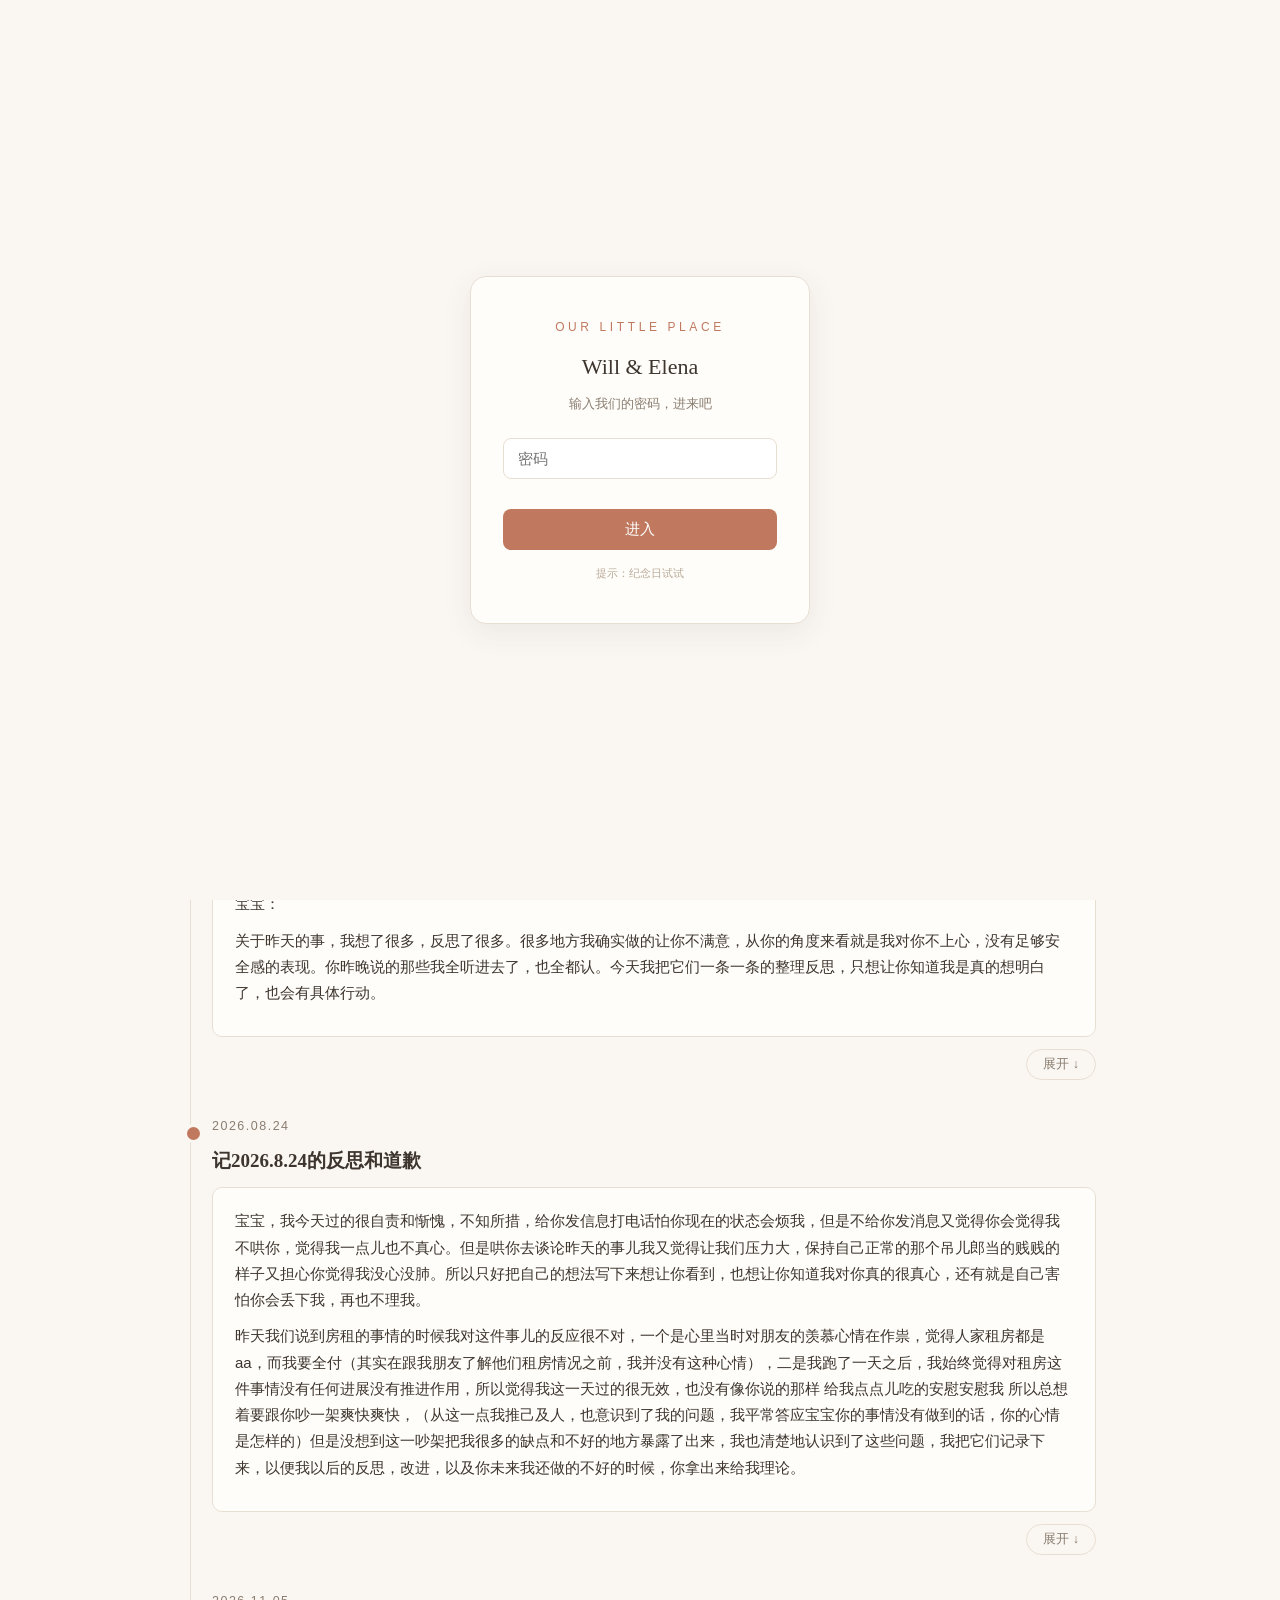
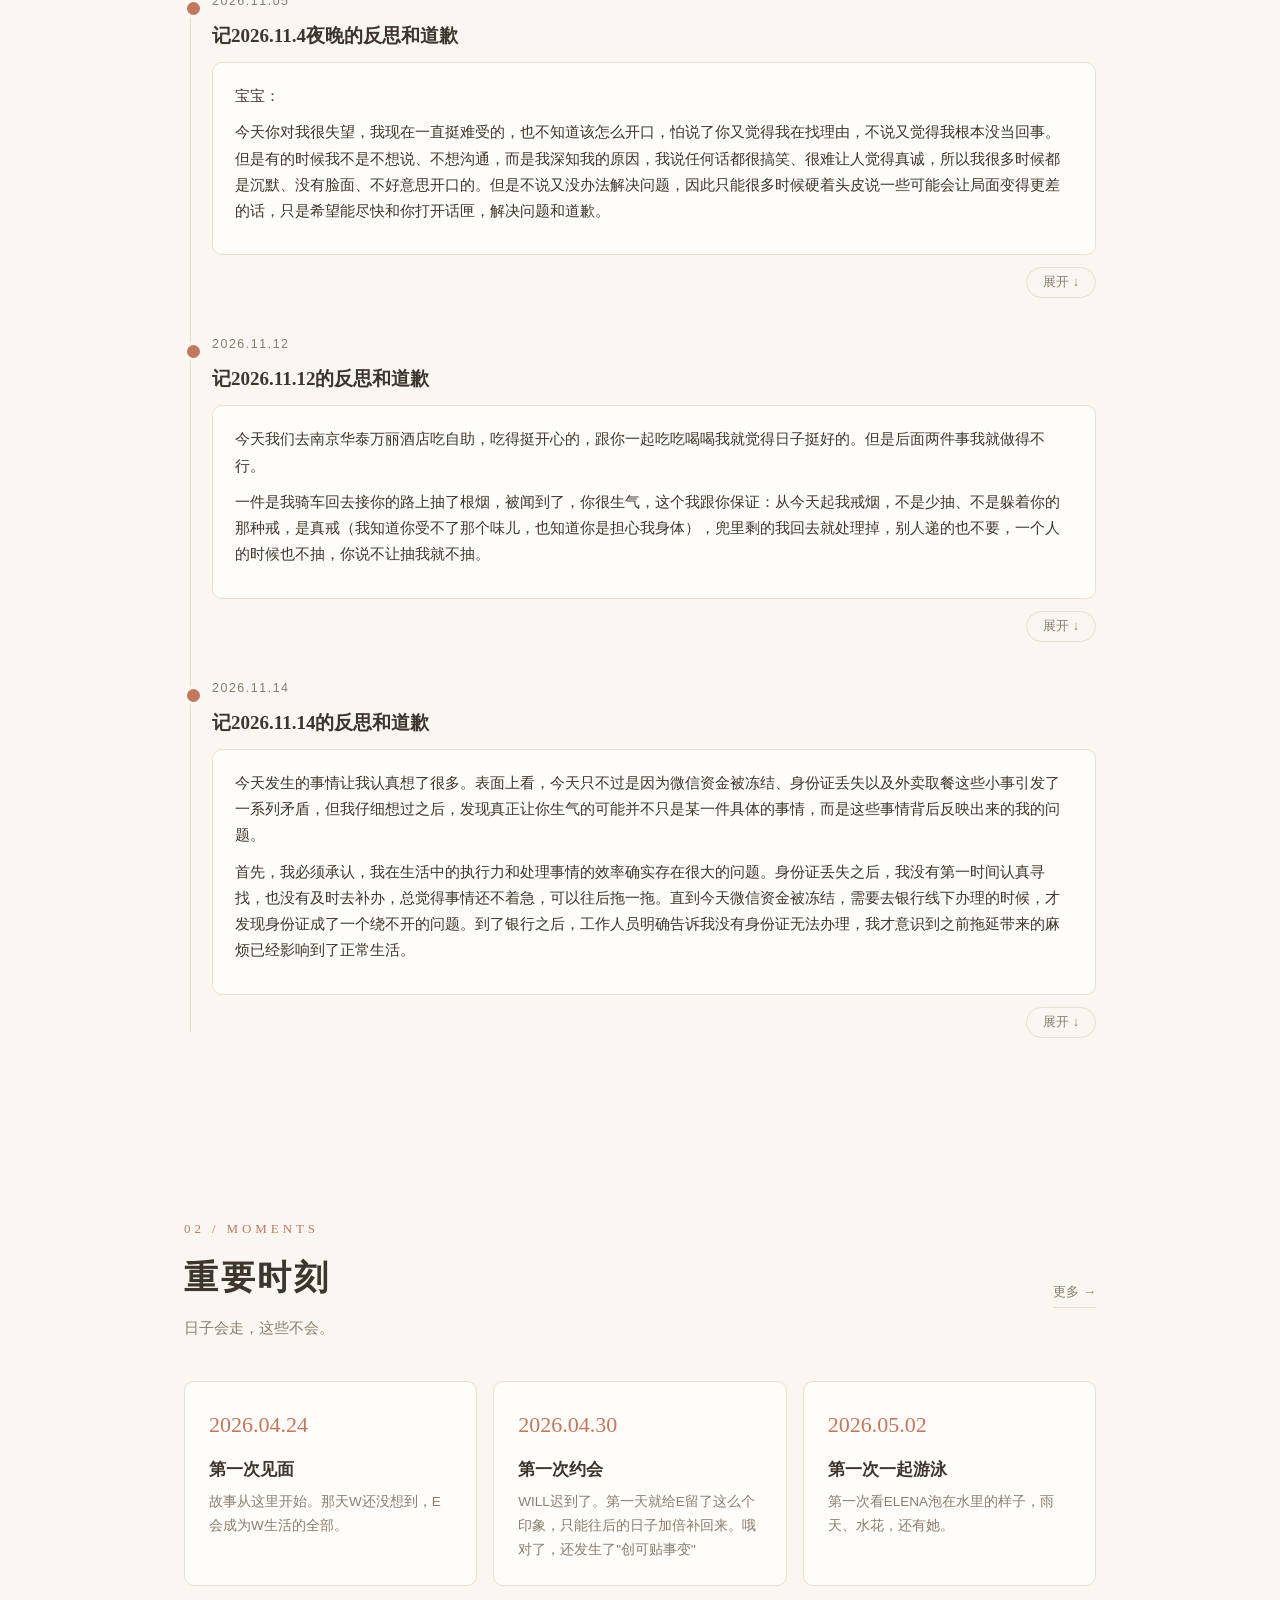
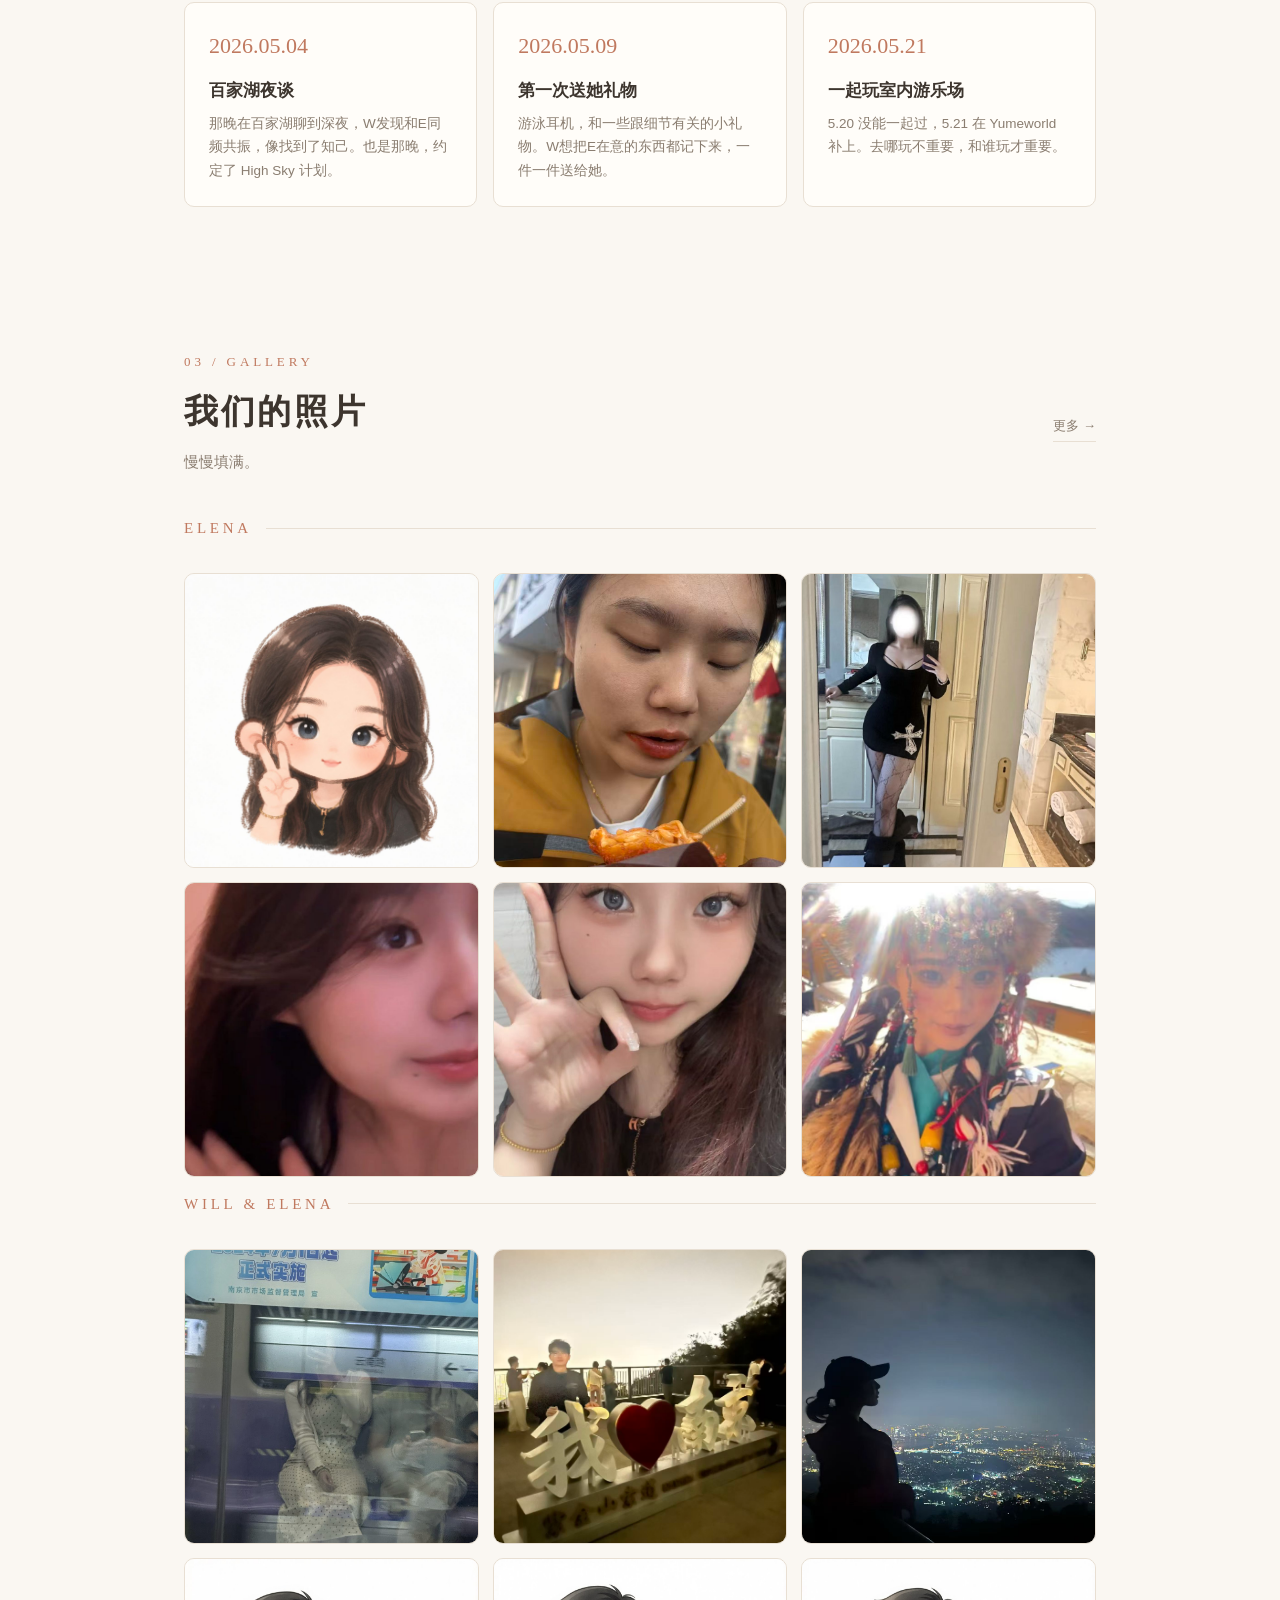
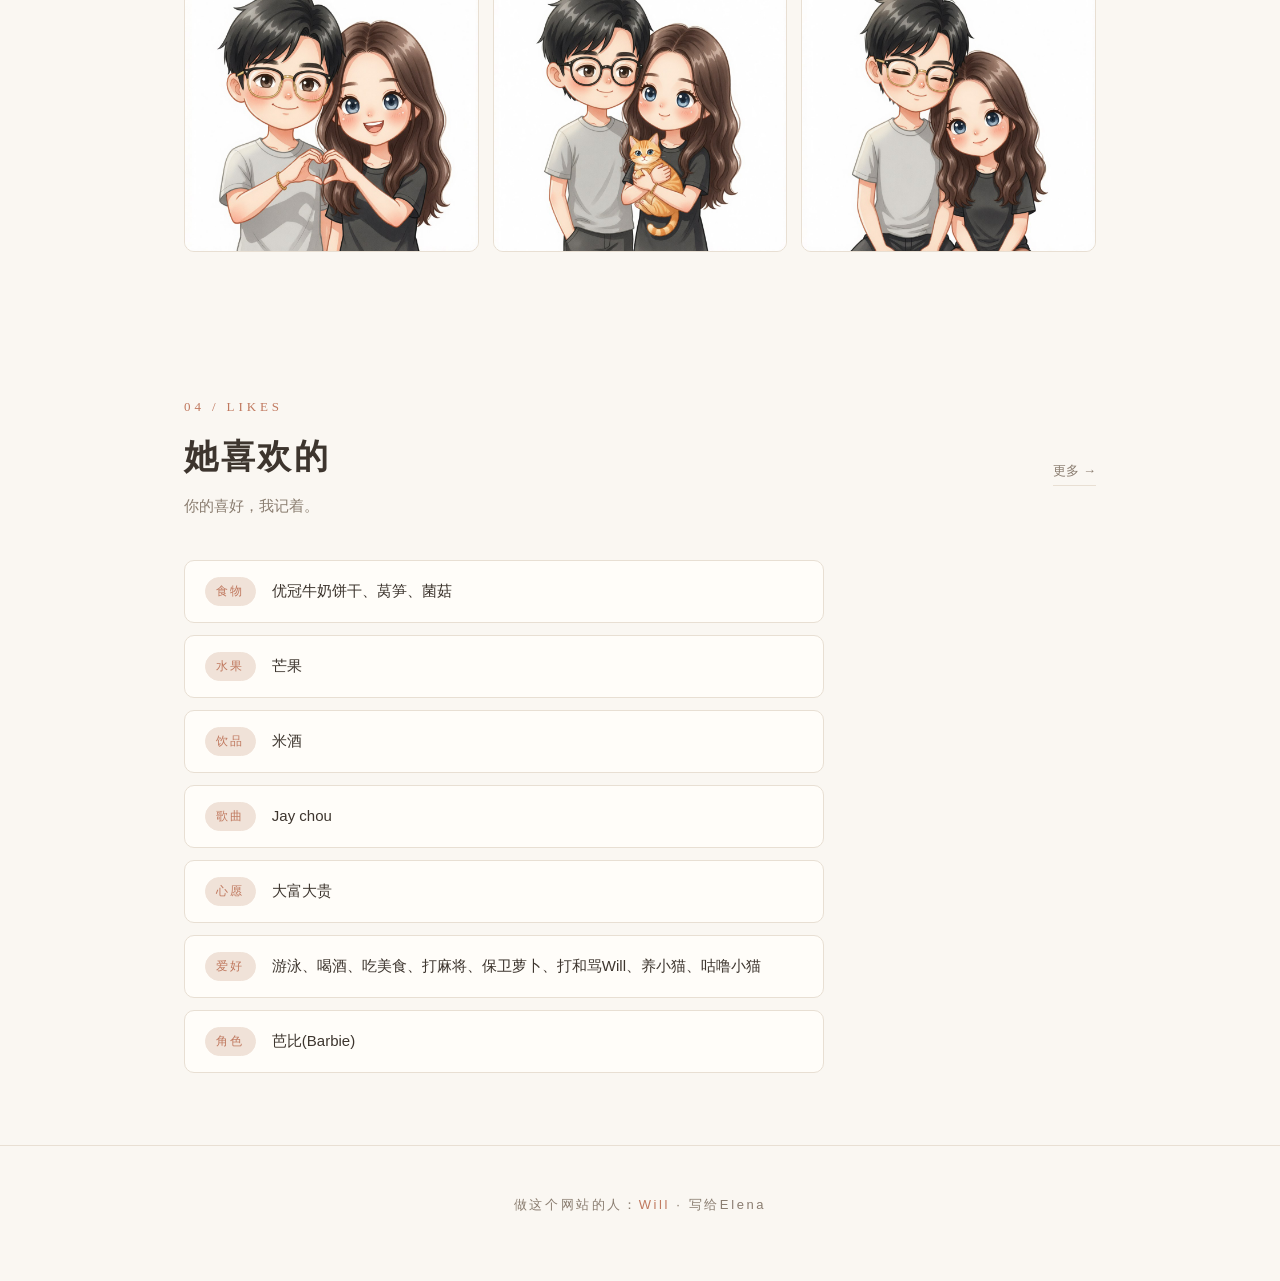
<file: index.html>
<!DOCTYPE html>
<html lang="zh-CN">
<head>
<meta charset="UTF-8">
<meta name="viewport" content="width=device-width, initial-scale=1.0">
<title>Will & Elena</title>
<link rel="stylesheet" href="style.css">
<script src="gate.js"></script>
<!--
  ══════════════════════════════════════════
  主页(Will & Elena 网站)
  · 所有内容(纪念日/反思/时刻/照片/喜好)都在 data.js 里改
  · 本页能改的:板块标题(<h2>)、副标题(<p>)、页脚(<footer>)
  · 照片数量:data.js 里 homeElenaCount / homeBothCount
  · 各板块"更多 →"链接:搜索 <a class="more" 修改 href
  ══════════════════════════════════════════
-->
</head>
<body>

<header>
  <nav>
    <a class="brand" href="index.html">Will&nbsp;·&nbsp;Elena</a>
    <div class="links">
      <a href="reflection.html">反思</a>
      <a href="moments.html">时刻</a>
      <a href="gallery.html">照片</a>
      <a href="likes.html">她喜欢的</a>
    </div>
  </nav>
</header>

<div class="cats left">
  <img src="cats/cat1.jpg" alt="小猫">
  <img src="cats/cat2.jpg" alt="小猫">
  <img src="cats/cat5.jpg" alt="小猫">
</div>
<div class="cats right">
  <img src="cats/cat3.jpg" alt="小猫">
  <img src="cats/cat4.jpg" alt="小猫">
  <img src="cats/cat6.jpg" alt="小猫">
</div>

<div class="hero" id="top">
  <div class="kicker">OUR LITTLE PLACE</div>
  <h1>Will <span class="amp">&amp;</span> Elena</h1>
  <p>一点一点，把我们的日子、我的反思、你的喜好，都留在这里。</p>
  <div class="days hidden" id="daysBox">
    <b id="daysNum">0</b><span>天，在一起</span>
  </div>
</div>

<section id="reflection">
  <div class="sec-head fade">
    <div class="sec-head-top">
      <div>
        <div class="no">01 / REFLECTION</div>
        <h2>反思</h2>
      </div>
      <a class="more" href="reflection.html">更多 →</a>
    </div>
    <p>每一次惹你生气，我都记在这里——不是说说而已。</p>
  </div>
  <div class="timeline" id="tl"></div>
</section>

<section id="moments">
  <div class="sec-head fade">
    <div class="sec-head-top">
      <div>
        <div class="no">02 / MOMENTS</div>
        <h2>重要时刻</h2>
      </div>
      <a class="more" href="moments.html">更多 →</a>
    </div>
    <p>日子会走，这些不会。</p>
  </div>
  <div class="moments-grid" id="momentsGrid" style="grid-template-columns:repeat(3,1fr)"></div>
</section>

<section id="gallery">
  <div class="sec-head fade">
    <div class="sec-head-top">
      <div>
        <div class="no">03 / GALLERY</div>
        <h2>我们的照片</h2>
      </div>
      <a class="more" href="gallery.html">更多 →</a>
    </div>
    <p>慢慢填满。</p>
  </div>
  <div class="gallery" id="galleryGrid" style="grid-template-columns:repeat(3,1fr)">
    <div class="group-title" style="grid-column:1/-1">ELENA</div>
  </div>
  <div class="gallery" id="galleryGrid2" style="grid-template-columns:repeat(3,1fr);margin-top:14px">
    <div class="group-title" style="grid-column:1/-1">WILL &amp; ELENA</div>
  </div>
</section>

<section id="likes">
  <div class="sec-head fade">
    <div class="sec-head-top">
      <div>
        <div class="no">04 / LIKES</div>
        <h2>她喜欢的</h2>
      </div>
      <a class="more" href="likes.html">更多 →</a>
    </div>
    <p>你的喜好，我记着。</p>
  </div>
  <div class="likes" id="likesList"></div>
</section>

<footer>
  做这个网站的人：<span class="heart">Will</span> · 写给Elena
</footer>

<script src="data.js?v=202611142345"></script>
<script>
/* ── 主页渲染(数据在 data.js 里改) ── */
(function(){
  // 纪念日天数
  if(anniversary){
    var a = new Date(anniversary), t = new Date();
    var d = Math.floor((t - a)/86400000);
    if(d >= 0){
      document.getElementById('daysNum').textContent = d;
      document.getElementById('daysBox').classList.remove('hidden');
    }
  }
  // 反思墙(主页只显示前两段,点"展开"看全部)
  var tl = document.getElementById('tl');
  reflections.forEach(function(r){
    var item = document.createElement('div');
    item.className = 'tl-item fade';
    item.innerHTML = '<div class="date">'+r.date+'</div><h3>'+r.title+'</h3>';
    var body = document.createElement('div');
    body.className = 'body';
    var paras = String(r.text).split(/\n\s*\n/);
    paras.forEach(function(p){ if(p.trim()){ var pp = document.createElement('p'); pp.textContent = p.trim(); body.appendChild(pp); } });
    item.appendChild(body);
    if(paras.length > 2){
      body.classList.add('collapsed');
      var btn = document.createElement('button');
      btn.className = 'expand-btn';
      btn.textContent = '展开 ↓';
      btn.addEventListener('click', function(){
        if(body.classList.contains('collapsed')){
          body.classList.remove('collapsed');
          btn.textContent = '收起 ↑';
        }else{
          body.classList.add('collapsed');
          btn.textContent = '展开 ↓';
        }
      });
      item.appendChild(btn);
    }
    tl.appendChild(item);
  });
  // 重要时刻(主页只显示前几条,更多进独立页)
  var mg = document.getElementById('momentsGrid');
  moments.slice(0, homeMomentsCount).forEach(function(m){
    var c = document.createElement('div');
    c.className = 'moment-card fade';
    c.innerHTML = '<div class="md">'+m.date+'</div><h3>'+m.title+'</h3><p>'+m.note+'</p>';
    mg.appendChild(c);
  });
  // 照片墙(两组,主页只显示限量,更多进独立页)
  function renderPhotos(boxId, arr, limit){
    var gg = document.getElementById(boxId);
    var n = Math.min(limit || arr.length, arr.length);
    for(var i=0;i<n;i++){
      var p = document.createElement('div');
      p.className = 'photo fade';
      var im = document.createElement('img');
      im.src = arr[i];
      im.alt = '我们的照片';
      im.onerror = function(){ this.parentNode.innerHTML = '<div class="ph"><span class="dot"></span><span>照片位置</span></div>'; };
      p.appendChild(im);
      gg.appendChild(p);
    }
  }
  renderPhotos('galleryGrid', photosElena, homeElenaCount);
  renderPhotos('galleryGrid2', photosBoth, homeBothCount);
  // 她喜欢的
  var ll = document.getElementById('likesList');
  likes.forEach(function(l){
    var row = document.createElement('div');
    row.className = 'like-row fade';
    row.innerHTML = '<span class="cat">'+l.cat+'</span><span class="txt">'+l.txt+'</span>';
    ll.appendChild(row);
  });
  // 滚动浮现
  if('IntersectionObserver' in window){
    var io = new IntersectionObserver(function(es){
      es.forEach(function(e){ if(e.isIntersecting){ e.target.classList.add('in'); io.unobserve(e.target); } });
    },{threshold:.12});
    document.querySelectorAll('.fade').forEach(function(el){ io.observe(el); });
  }
})();
</script>
</body>
</html>
</file>
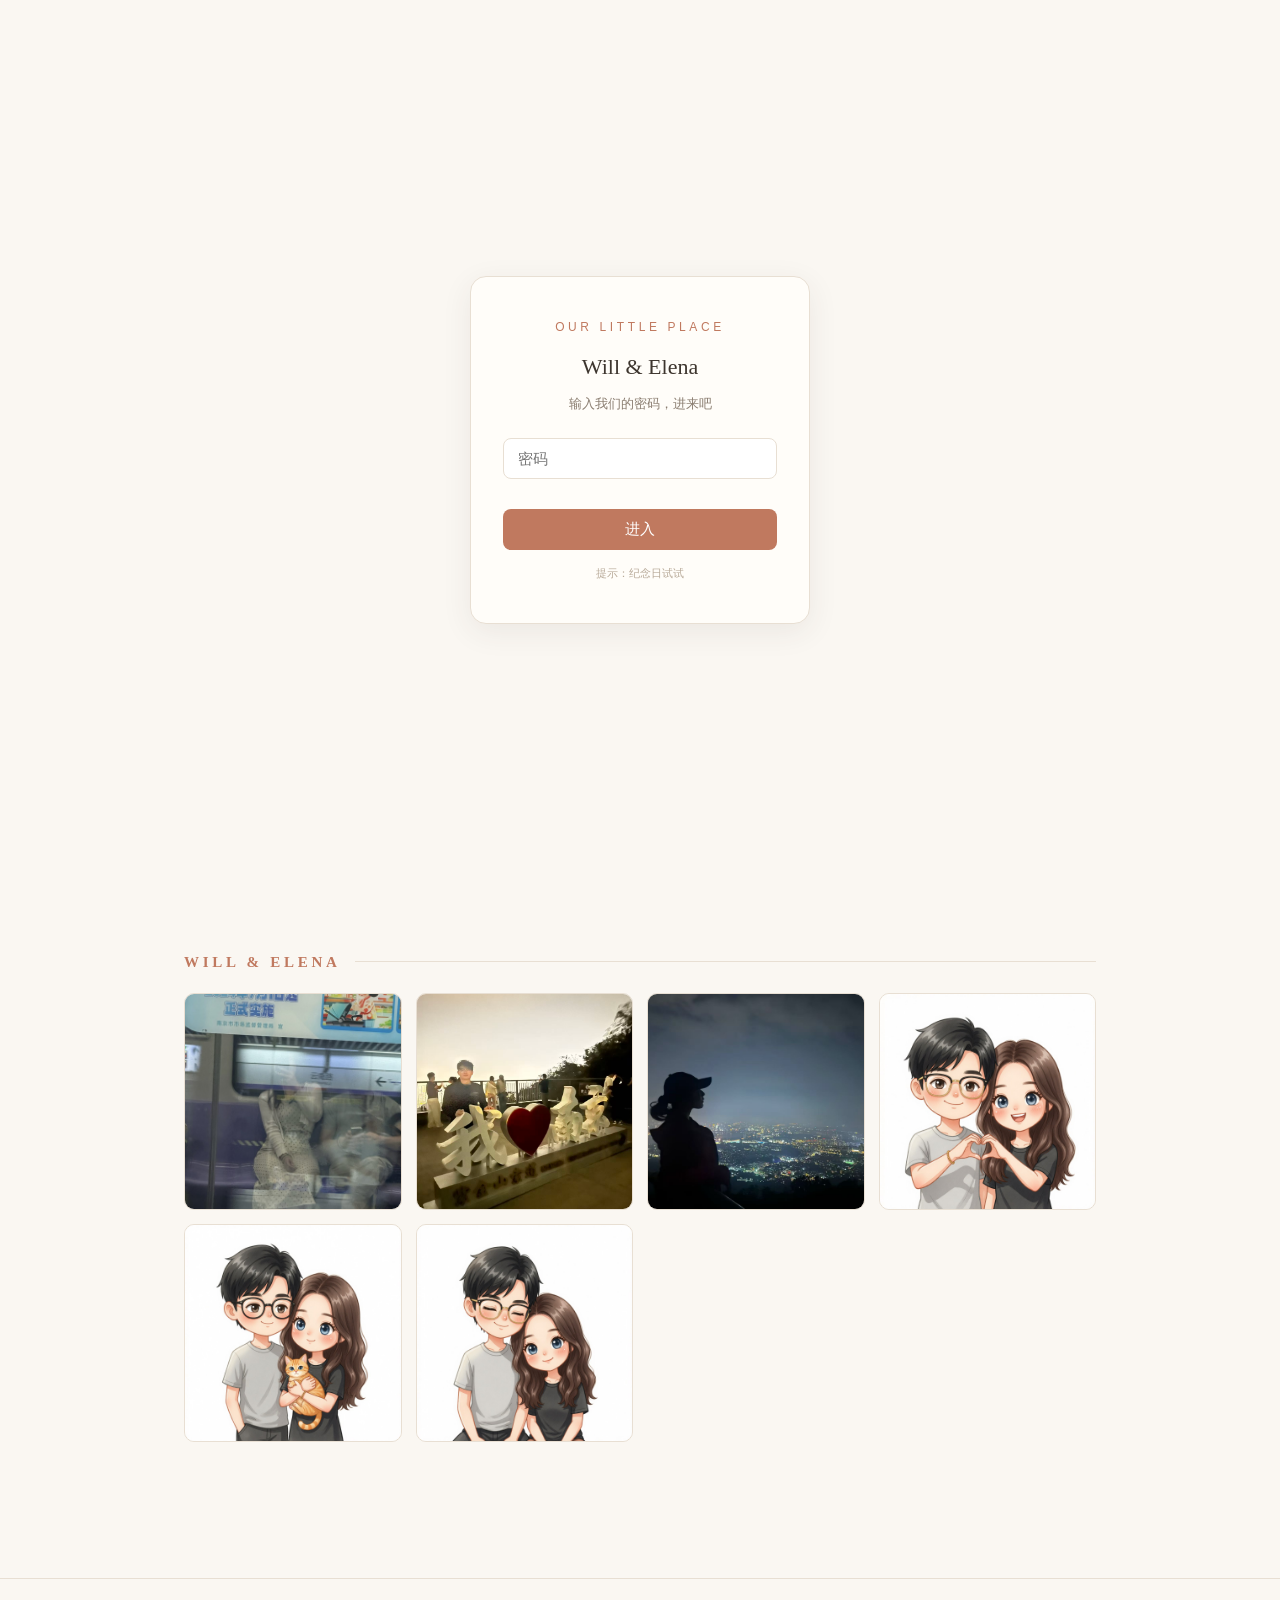
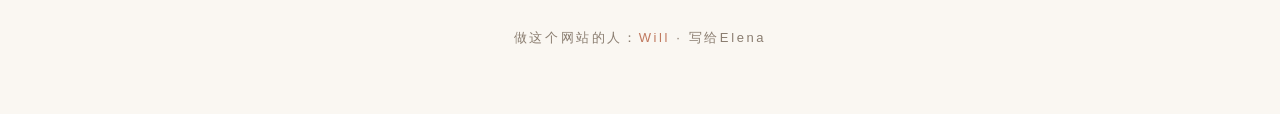
<file: gallery.html>
<!DOCTYPE html>
<html lang="zh-CN">
<head>
<meta charset="UTF-8">
<meta name="viewport" content="width=device-width, initial-scale=1.0">
<title>我们的照片 · Will & Elena</title>
<link rel="stylesheet" href="style.css">
<script src="gate.js"></script>
<!--
  ══════════════════════════════════════════
  照片独立页(显示全部照片)
  · 照片分两组:ELENA(她的) / WILL & ELENA(合照)
  · 照片路径在 data.js 的 photosElena / photosBoth 数组里改
  · 照片文件放 photos/elena/ 和 photos/both/ 文件夹
  ══════════════════════════════════════════
-->
</head>
<body>

<header>
  <nav>
    <a class="brand" href="index.html">Will&nbsp;·&nbsp;Elena</a>
    <div class="links">
      <a href="reflection.html">反思</a>
      <a href="moments.html">时刻</a>
      <a href="gallery.html" class="active">照片</a>
      <a href="likes.html">她喜欢的</a>
    </div>
  </nav>
</header>

<div class="cats left">
  <img src="cats/cat1.jpg" alt="小猫">
  <img src="cats/cat2.jpg" alt="小猫">
  <img src="cats/cat5.jpg" alt="小猫">
</div>
<div class="cats right">
  <img src="cats/cat3.jpg" alt="小猫">
  <img src="cats/cat4.jpg" alt="小猫">
  <img src="cats/cat6.jpg" alt="小猫">
</div>

<div class="page-hero">
  <div class="no">03 / GALLERY</div>
  <h1>我们的照片</h1>
  <p>慢慢填满。</p>
  <a class="back" href="index.html">← 返回主页</a>
</div>

<div class="page-body">
  <div class="group">
    <h3 class="group-title">ELENA</h3>
    <div class="gallery wide" id="galleryElena"></div>
  </div>
  <div class="group">
    <h3 class="group-title">WILL &amp; ELENA</h3>
    <div class="gallery wide" id="galleryBoth"></div>
  </div>
</div>

<footer>
  做这个网站的人：<span class="heart">Will</span> · 写给Elena
</footer>

<script src="data.js?v=202611142345"></script>
<script>
(function(){
  function renderPhotos(boxId, arr){
    var gg = document.getElementById(boxId);
    for(var i=0;i<arr.length;i++){
      var p = document.createElement('div');
      p.className = 'photo fade';
      var im = document.createElement('img');
      im.src = arr[i];
      im.alt = '我们的照片';
      im.onerror = function(){ this.parentNode.innerHTML = '<div class="ph"><span class="dot"></span><span>照片位置</span></div>'; };
      p.appendChild(im);
      gg.appendChild(p);
    }
  }
  renderPhotos('galleryElena', photosElena);
  renderPhotos('galleryBoth', photosBoth);
  if('IntersectionObserver' in window){
    var io = new IntersectionObserver(function(es){
      es.forEach(function(e){ if(e.isIntersecting){ e.target.classList.add('in'); io.unobserve(e.target); } });
    },{threshold:.12});
    document.querySelectorAll('.fade').forEach(function(el){ io.observe(el); });
  }
})();
</script>
</body>
</html>
</file>
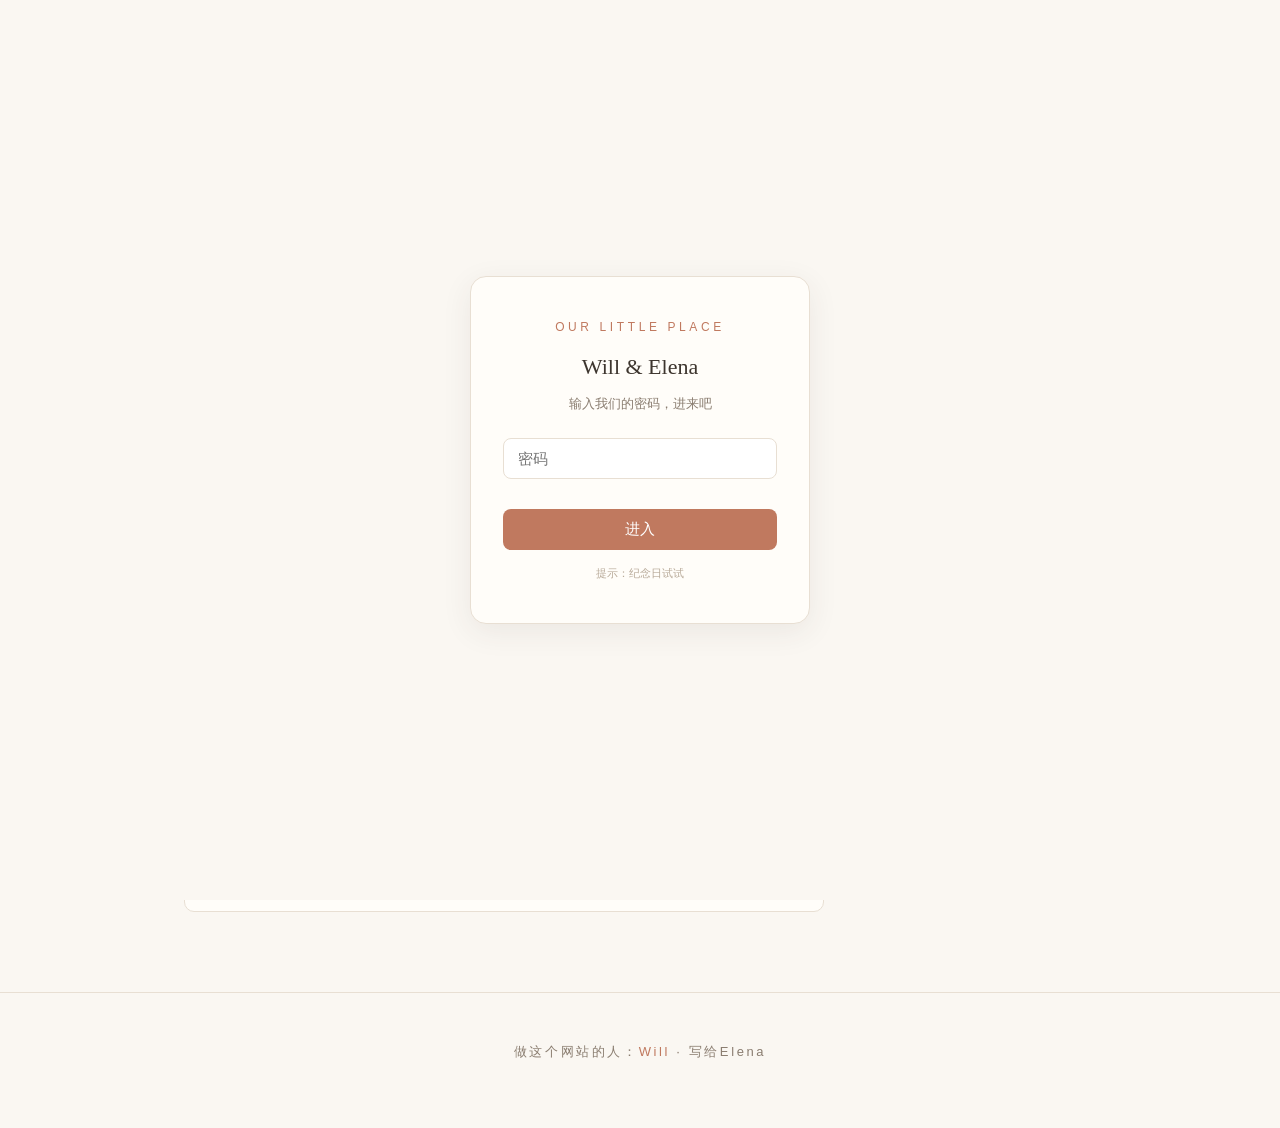
<file: likes.html>
<!DOCTYPE html>
<html lang="zh-CN">
<head>
<meta charset="UTF-8">
<meta name="viewport" content="width=device-width, initial-scale=1.0">
<title>她喜欢的 · Will & Elena</title>
<link rel="stylesheet" href="style.css">
<script src="gate.js"></script>
<!--
  ══════════════════════════════════════════
  她喜欢的独立页
  · 内容在 data.js 的 likes 数组里改(类别可自由添加)
  · 本页能改的:大标题(<h1>)、副标题(<p>)
  ══════════════════════════════════════════
-->
</head>
<body>

<header>
  <nav>
    <a class="brand" href="index.html">Will&nbsp;·&nbsp;Elena</a>
    <div class="links">
      <a href="reflection.html">反思</a>
      <a href="moments.html">时刻</a>
      <a href="gallery.html">照片</a>
      <a href="likes.html" class="active">她喜欢的</a>
    </div>
  </nav>
</header>

<div class="cats left">
  <img src="cats/cat1.jpg" alt="小猫">
  <img src="cats/cat2.jpg" alt="小猫">
  <img src="cats/cat5.jpg" alt="小猫">
</div>
<div class="cats right">
  <img src="cats/cat3.jpg" alt="小猫">
  <img src="cats/cat4.jpg" alt="小猫">
  <img src="cats/cat6.jpg" alt="小猫">
</div>

<div class="page-hero">
  <div class="no">04 / LIKES</div>
  <h1>她喜欢的</h1>
  <p>你的喜好，我记着。</p>
  <a class="back" href="index.html">← 返回主页</a>
</div>

<div class="page-body">
  <div class="likes" id="likesList"></div>
</div>

<footer>
  做这个网站的人：<span class="heart">Will</span> · 写给Elena
</footer>

<script src="data.js?v=202611142345"></script>
<script>
(function(){
  var ll = document.getElementById('likesList');
  likes.forEach(function(l){
    var row = document.createElement('div');
    row.className = 'like-row fade';
    row.innerHTML = '<span class="cat">'+l.cat+'</span><span class="txt">'+l.txt+'</span>';
    ll.appendChild(row);
  });
  if('IntersectionObserver' in window){
    var io = new IntersectionObserver(function(es){
      es.forEach(function(e){ if(e.isIntersecting){ e.target.classList.add('in'); io.unobserve(e.target); } });
    },{threshold:.12});
    document.querySelectorAll('.fade').forEach(function(el){ io.observe(el); });
  }
})();
</script>
</body>
</html>
</file>
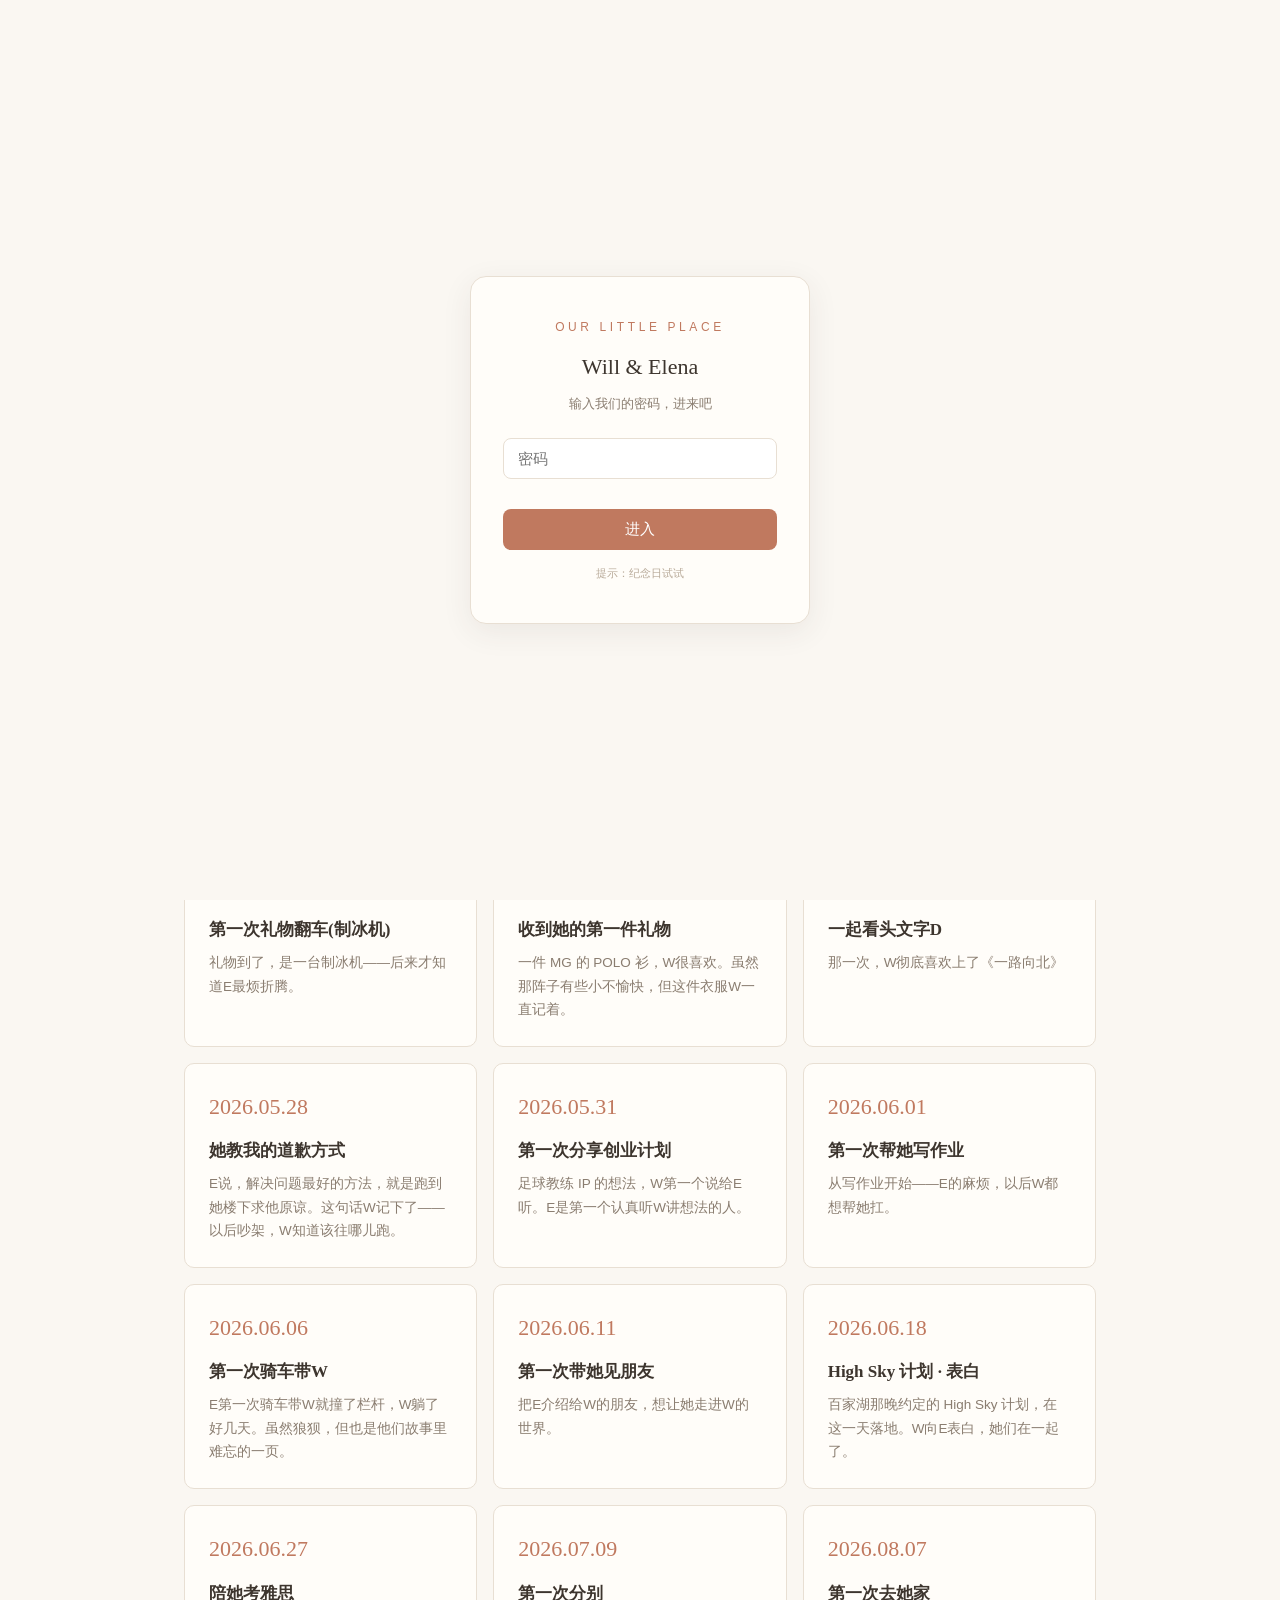
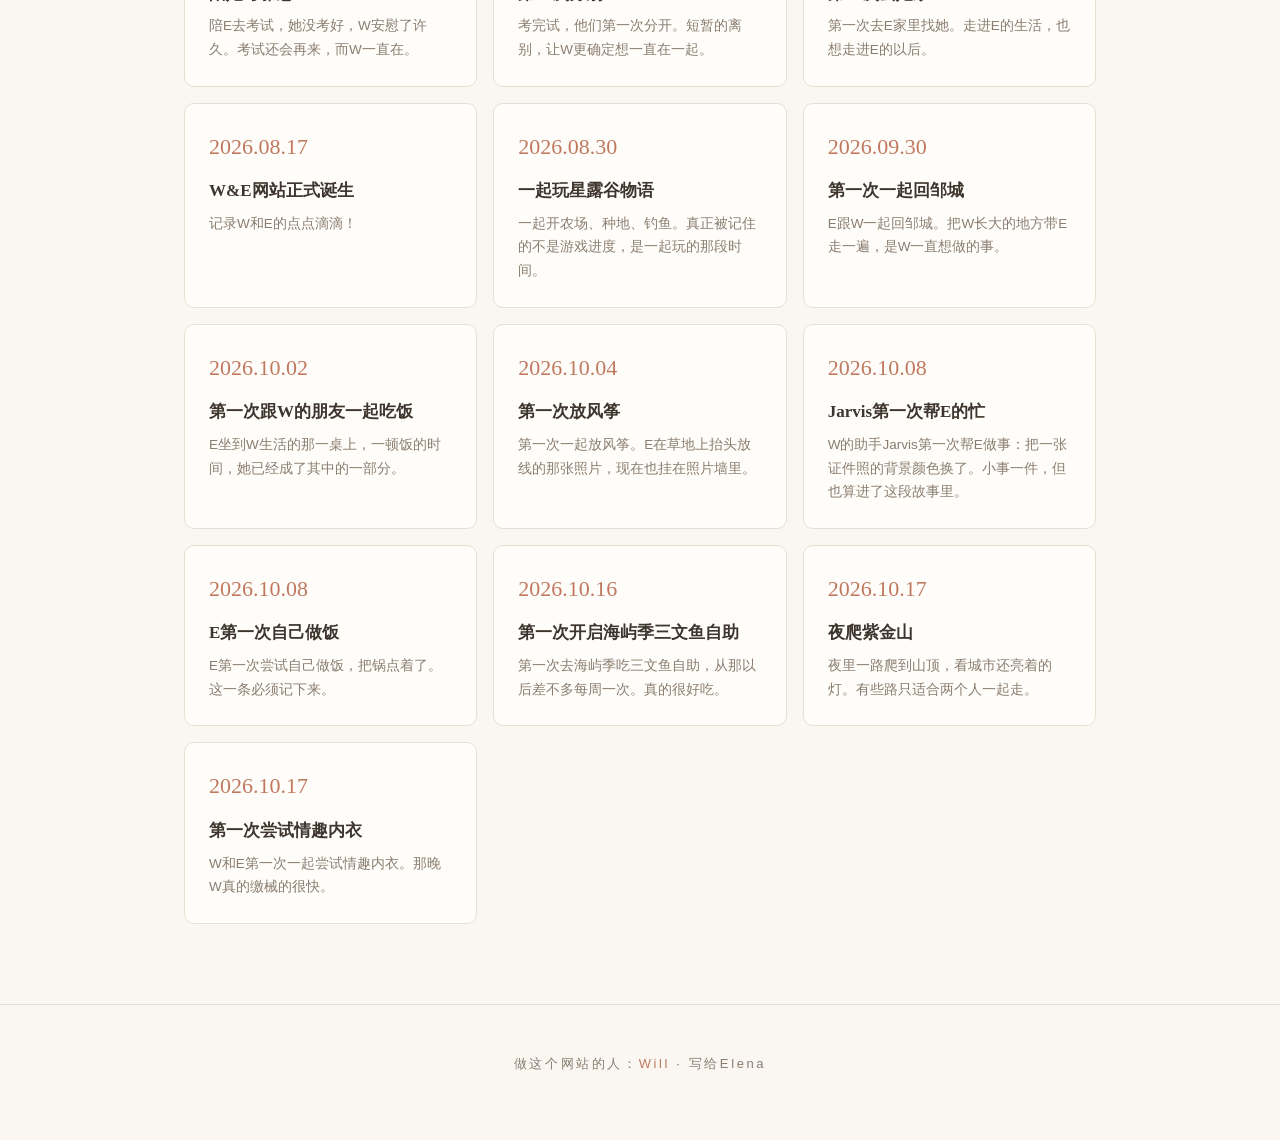
<file: moments.html>
<!DOCTYPE html>
<html lang="zh-CN">
<head>
<meta charset="UTF-8">
<meta name="viewport" content="width=device-width, initial-scale=1.0">
<title>重要时刻 · Will & Elena</title>
<link rel="stylesheet" href="style.css">
<script src="gate.js"></script>
<!--
  ══════════════════════════════════════════
  重要时刻独立页
  · 时刻内容在 data.js 的 moments 数组里改
  · 本页能改的:大标题(<h1>)、副标题(<p>)
  ══════════════════════════════════════════
-->
</head>
<body>

<header>
  <nav>
    <a class="brand" href="index.html">Will&nbsp;·&nbsp;Elena</a>
    <div class="links">
      <a href="reflection.html">反思</a>
      <a href="moments.html" class="active">时刻</a>
      <a href="gallery.html">照片</a>
      <a href="likes.html">她喜欢的</a>
    </div>
  </nav>
</header>

<div class="cats left">
  <img src="cats/cat1.jpg" alt="小猫">
  <img src="cats/cat2.jpg" alt="小猫">
  <img src="cats/cat5.jpg" alt="小猫">
</div>
<div class="cats right">
  <img src="cats/cat3.jpg" alt="小猫">
  <img src="cats/cat4.jpg" alt="小猫">
  <img src="cats/cat6.jpg" alt="小猫">
</div>

<div class="page-hero">
  <div class="no">02 / MOMENTS</div>
  <h1>重要时刻</h1>
  <p>日子会走，这些不会。</p>
  <a class="back" href="index.html">← 返回主页</a>
</div>

<div class="page-body">
  <div class="moments-grid" id="momentsGrid"></div>
</div>

<footer>
  做这个网站的人：<span class="heart">Will</span> · 写给Elena
</footer>

<script src="data.js?v=202611142345"></script>
<script>
(function(){
  var mg = document.getElementById('momentsGrid');
  moments.forEach(function(m){
    var c = document.createElement('div');
    c.className = 'moment-card fade';
    c.innerHTML = '<div class="md">'+m.date+'</div><h3>'+m.title+'</h3><p>'+m.note+'</p>';
    mg.appendChild(c);
  });
  if('IntersectionObserver' in window){
    var io = new IntersectionObserver(function(es){
      es.forEach(function(e){ if(e.isIntersecting){ e.target.classList.add('in'); io.unobserve(e.target); } });
    },{threshold:.12});
    document.querySelectorAll('.fade').forEach(function(el){ io.observe(el); });
  }
})();
</script>
</body>
</html>
</file>
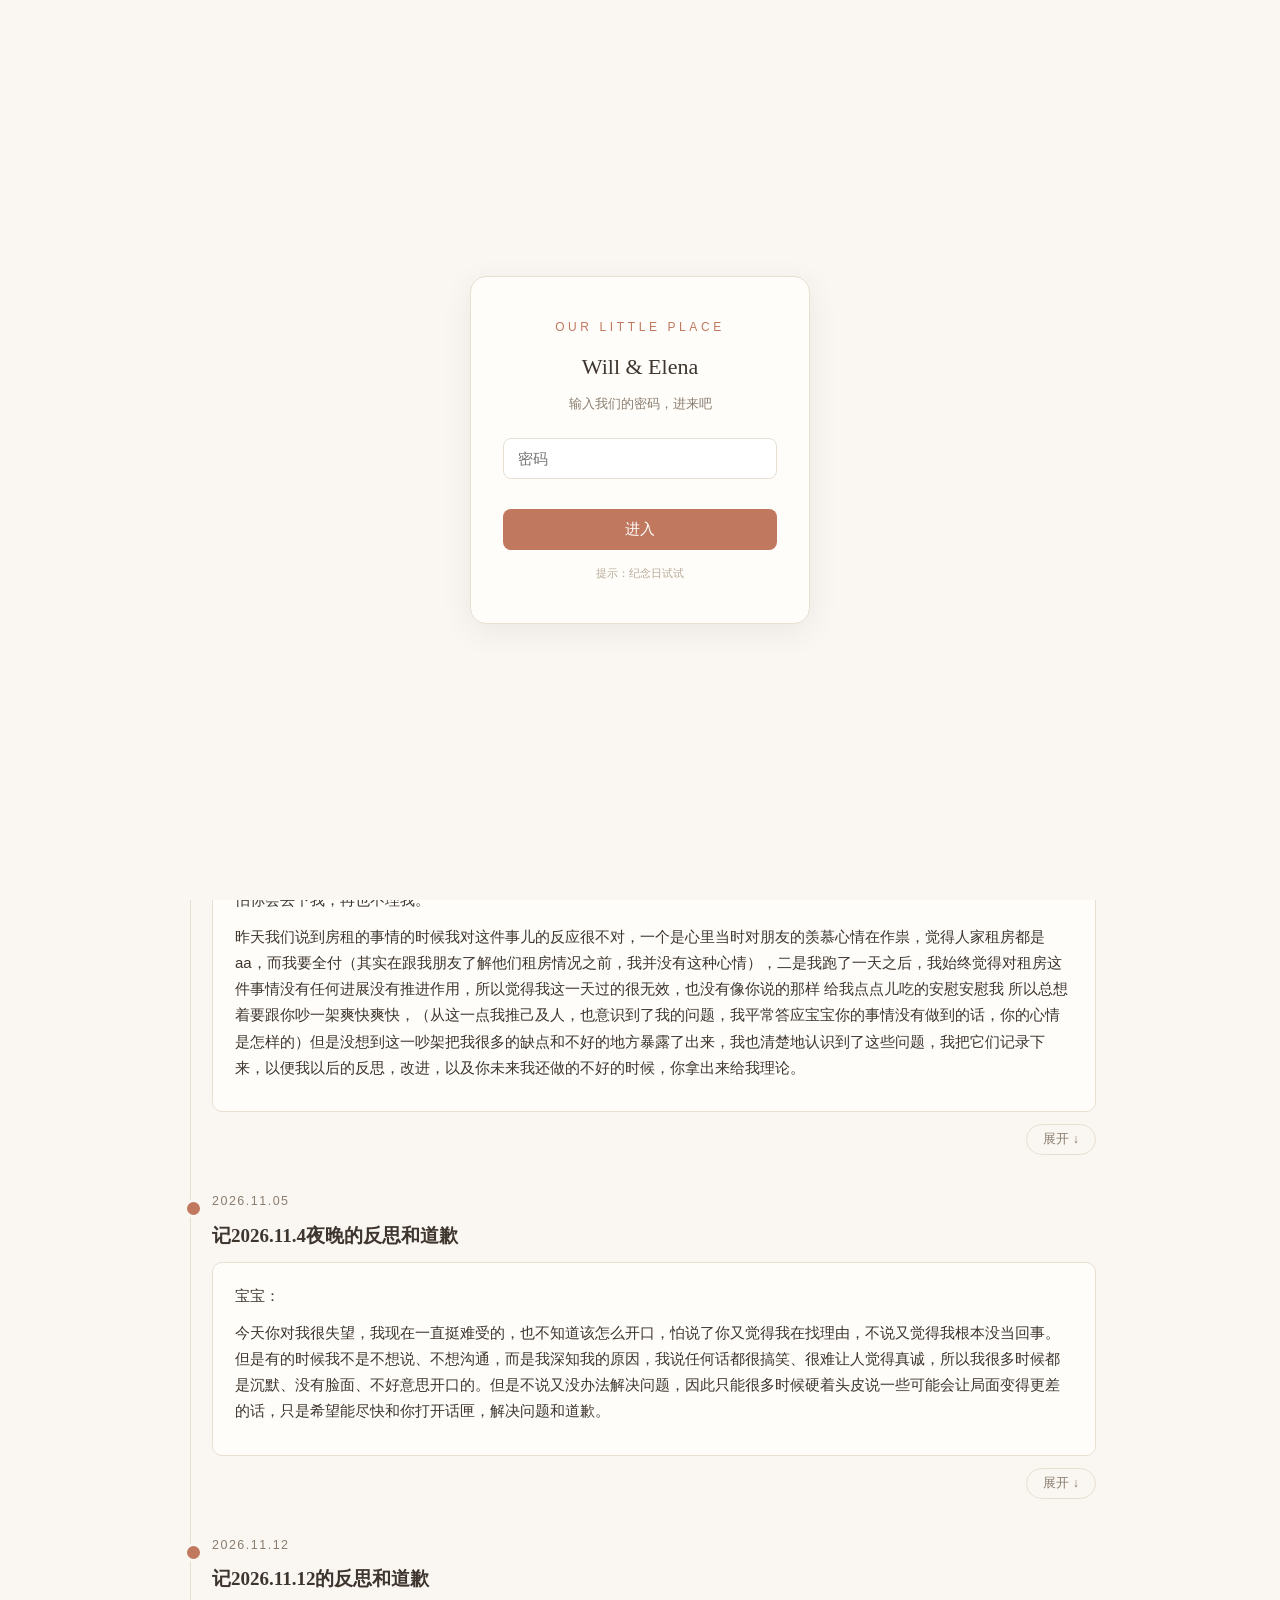
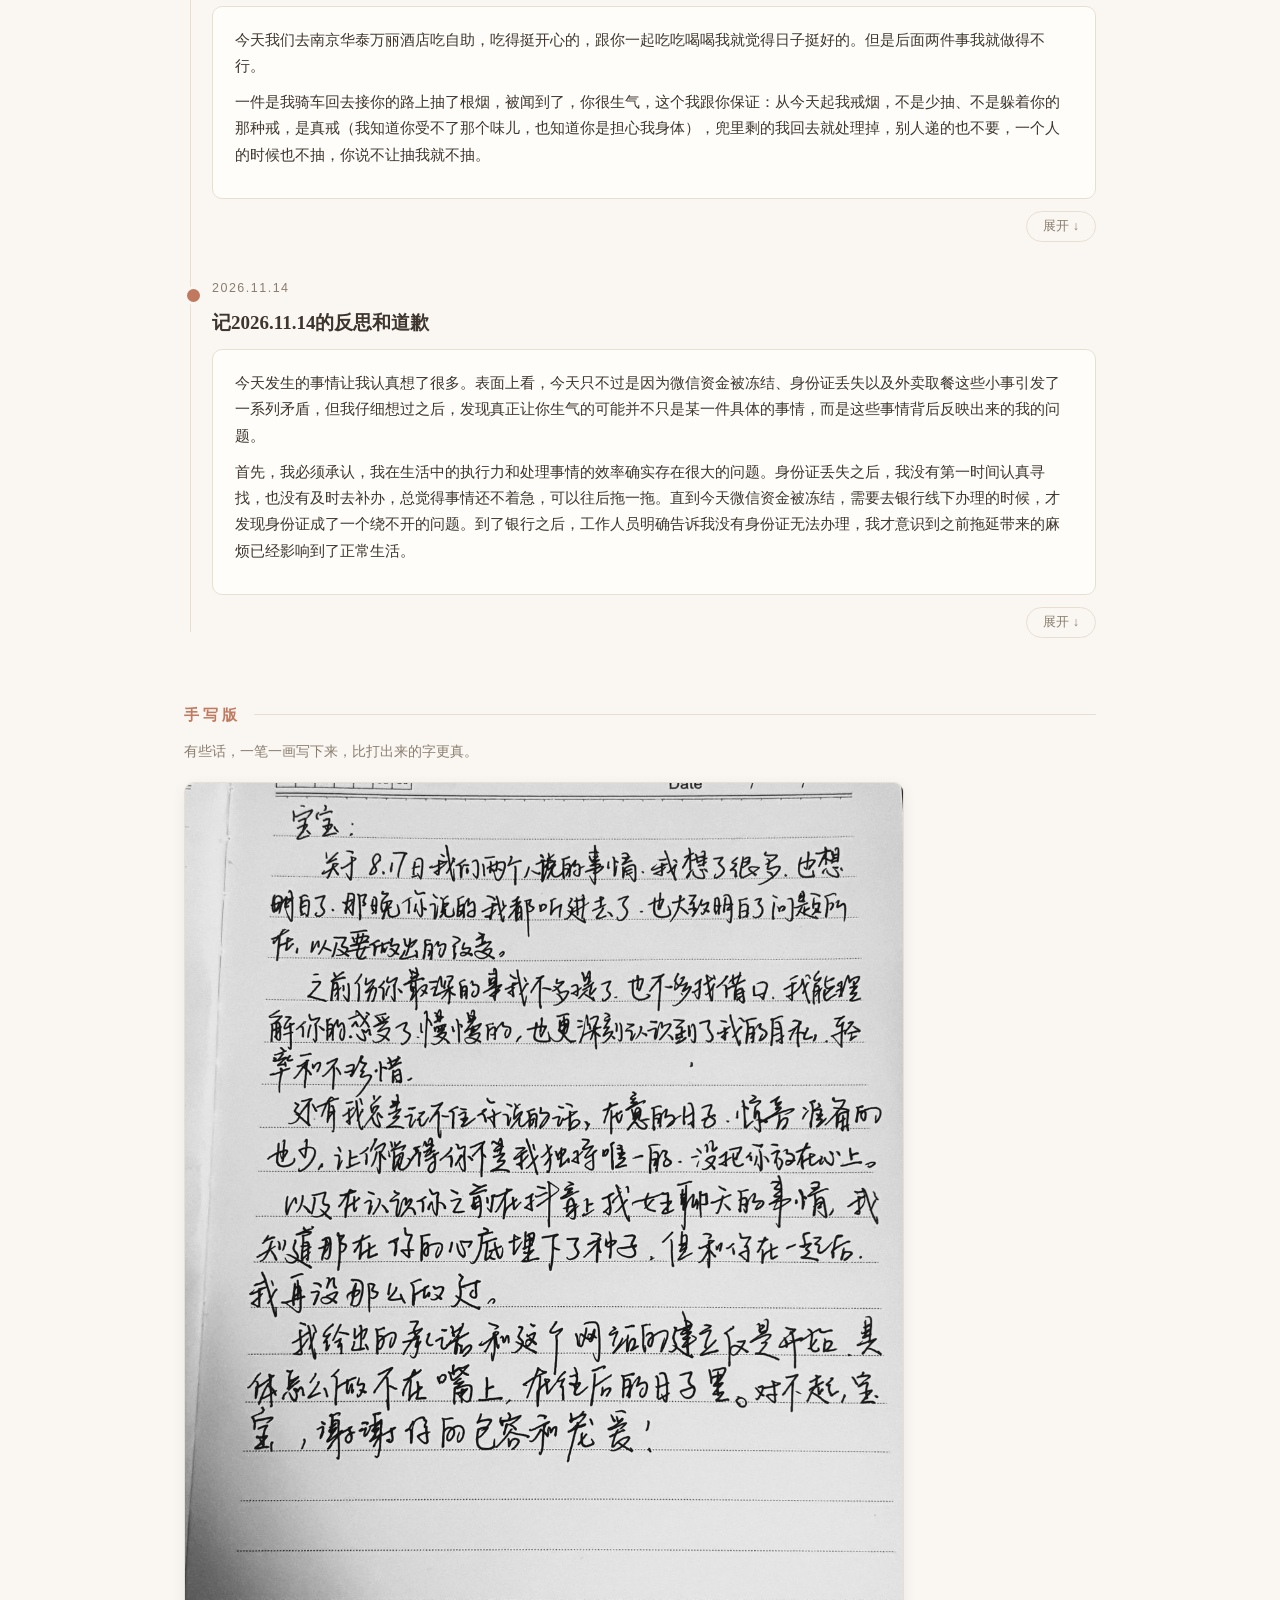
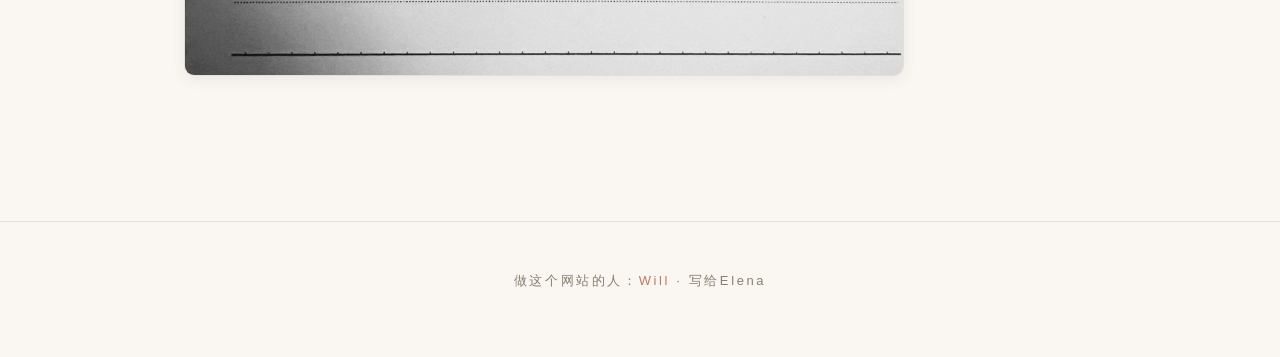
<file: reflection.html>
<!DOCTYPE html>
<html lang="zh-CN">
<head>
<meta charset="UTF-8">
<meta name="viewport" content="width=device-width, initial-scale=1.0">
<title>反思 · Will & Elena</title>
<link rel="stylesheet" href="style.css">
<script src="gate.js"></script>
<!--
  ══════════════════════════════════════════
  反思独立页
  · 反思内容在 data.js 的 reflections 数组里改
  · 本页能改的:大标题(<h1>)、副标题(<p>)
  ══════════════════════════════════════════
-->
</head>
<body>

<header>
  <nav>
    <a class="brand" href="index.html">Will&nbsp;·&nbsp;Elena</a>
    <div class="links">
      <a href="reflection.html" class="active">反思</a>
      <a href="moments.html">时刻</a>
      <a href="gallery.html">照片</a>
      <a href="likes.html">她喜欢的</a>
    </div>
  </nav>
</header>

<div class="cats left">
  <img src="cats/cat1.jpg" alt="小猫">
  <img src="cats/cat2.jpg" alt="小猫">
  <img src="cats/cat5.jpg" alt="小猫">
</div>
<div class="cats right">
  <img src="cats/cat3.jpg" alt="小猫">
  <img src="cats/cat4.jpg" alt="小猫">
  <img src="cats/cat6.jpg" alt="小猫">
</div>

<div class="page-hero">
  <div class="no">01 / REFLECTION</div>
  <h1>反思</h1>
  <p>每一次惹你生气，我都记在这里——不是说说而已。</p>
  <a class="back" href="index.html">← 返回主页</a>
</div>

<div class="page-body">
  <div class="timeline" id="tl"></div>

  <div class="group" style="margin-top:64px">
    <h3 class="group-title">手写版</h3>
    <p class="hand-note">有些话，一笔一画写下来，比打出来的字更真。</p>
    <div class="handwriting" id="handwritingBox"></div>
  </div>
</div>

<footer>
  做这个网站的人：<span class="heart">Will</span> · 写给Elena
</footer>

<script src="data.js?v=202611142345"></script>
<script>
(function(){
  var tl = document.getElementById('tl');
  reflections.forEach(function(r){
    var item = document.createElement('div');
    item.className = 'tl-item fade';
    item.innerHTML = '<div class="date">'+r.date+'</div><h3>'+r.title+'</h3>';
    var body = document.createElement('div');
    body.className = 'body';
    var paras = String(r.text).split(/\n\s*\n/);
    paras.forEach(function(p){ if(p.trim()){ var pp = document.createElement('p'); pp.textContent = p.trim(); body.appendChild(pp); } });
    item.appendChild(body);
    if(paras.length > 2){
      body.classList.add('collapsed');
      var btn = document.createElement('button');
      btn.className = 'expand-btn';
      btn.textContent = '展开 ↓';
      btn.addEventListener('click', function(){
        if(body.classList.contains('collapsed')){
          body.classList.remove('collapsed');
          btn.textContent = '收起 ↑';
        }else{
          body.classList.add('collapsed');
          btn.textContent = '展开 ↓';
        }
      });
      item.appendChild(btn);
    }
    tl.appendChild(item);
  });
  // 手写版照片
  var hw = document.getElementById('handwritingBox');
  if(hw){
    if(handwriting){
      var him = document.createElement('img');
      him.src = handwriting;
      him.alt = '手写反思';
      him.className = 'hand-img';
      hw.appendChild(him);
    }else{
      hw.innerHTML = '<div class="hand-ph">手写版照片位置 —— 拍好照放进 photos 文件夹，在 data.js 里填 handwriting 路径</div>';
    }
  }
  if('IntersectionObserver' in window){
    var io = new IntersectionObserver(function(es){
      es.forEach(function(e){ if(e.isIntersecting){ e.target.classList.add('in'); io.unobserve(e.target); } });
    },{threshold:.12});
    document.querySelectorAll('.fade').forEach(function(el){ io.observe(el); });
  }
})();
</script>
</body>
</html>
</file>
<file: style.css>
/* ═══════════════════════════════════════════════════════════
   Will & Elena 网站 · 样式文件(不用动,除非想换外观)
   ═══════════════════════════════════════════════════════════
   想换颜色:改下面 :root 里的变量,全站一起变
     --bg          页面背景(现在:米白)
     --ink         正文文字色(现在:深棕)
     --ink-soft    次要文字色(现在:灰棕)
     --line        分隔线颜色(现在:浅棕)
     --accent      点缀色(现在:陶土红)——最重要,换主题色改它
     --accent-soft 点缀色浅底(按钮/标签底色)
   颜色写法:#c0795f 这种六位十六进制色值。
   其余部分不建议自行改动,改坏了页面布局找 Jarvis。
   ═══════════════════════════════════════════════════════════ */
:root{
  --bg:#faf7f2;
  --paper:#fffdf9;
  --ink:#3d352e;
  --ink-soft:#8a7d70;
  --line:#e8dfd3;
  --accent:#c0795f;
  --accent-soft:#f0e2d8;
  --serif:"Noto Serif SC","Songti SC","SimSun",serif;
  --sans:"PingFang SC","Microsoft YaHei","Hiragino Sans GB",sans-serif;
}
*{margin:0;padding:0;box-sizing:border-box;}
html{scroll-behavior:smooth;}
body{
  background:var(--bg);
  color:var(--ink);
  font-family:var(--sans);
  line-height:1.75;
  -webkit-font-smoothing:antialiased;
}
/* ── 顶栏 ── */
header{
  position:sticky;top:0;z-index:50;
  background:rgba(250,247,242,.92);
  backdrop-filter:blur(8px);
  border-bottom:1px solid var(--line);
}
nav{
  max-width:960px;margin:0 auto;padding:0 24px;
  display:flex;align-items:center;justify-content:space-between;
  height:56px;
}
nav .brand{
  font-family:var(--serif);font-size:15px;letter-spacing:.12em;
  color:var(--ink);text-decoration:none;
}
nav .links{display:flex;gap:4px;}
nav .links a{
  padding:8px 12px;min-height:44px;display:inline-flex;align-items:center;
  font-size:13.5px;color:var(--ink-soft);text-decoration:none;
  border-radius:6px;transition:color .2s,background .2s;
}
nav .links a:hover{color:var(--accent);background:var(--accent-soft);}
nav .links a.active{color:var(--accent);background:var(--accent-soft);}
@media(max-width:640px){
  nav .brand{font-size:13px;}
  nav .links a{padding:8px 8px;font-size:12.5px;}
}
/* ── 首页 ── */
.hero{
  max-width:960px;margin:0 auto;padding:120px 24px 96px;
  text-align:left;
}
.hero .kicker{
  font-size:13px;letter-spacing:.35em;color:var(--ink-soft);
  margin-bottom:20px;
}
.hero h1{
  font-family:var(--serif);font-weight:600;
  font-size:clamp(40px,7vw,64px);line-height:1.2;
  letter-spacing:.06em;
}
.hero h1 .amp{color:var(--accent);}
.hero p{
  margin-top:24px;font-size:16px;color:var(--ink-soft);
  max-width:560px;text-wrap:pretty;
}
.hero .days{
  margin-top:40px;display:inline-flex;align-items:baseline;gap:10px;
  padding:14px 22px;border:1px solid var(--line);border-radius:10px;
  background:var(--paper);
}
.hero .days b{
  font-family:var(--serif);font-size:28px;color:var(--accent);font-weight:600;
}
.hero .days span{font-size:13px;color:var(--ink-soft);}
.hero .days.hidden{display:none;}
/* ── 独立页头部 ── */
.page-hero{
  max-width:960px;margin:0 auto;padding:80px 24px 16px;
}
.page-hero .no{
  font-family:var(--serif);font-size:13px;letter-spacing:.3em;
  color:var(--accent);margin-bottom:10px;
}
.page-hero h1{
  font-family:var(--serif);font-weight:600;
  font-size:clamp(30px,5vw,42px);letter-spacing:.08em;
}
.page-hero p{color:var(--ink-soft);font-size:14.5px;margin-top:10px;}
.page-hero .back{
  display:inline-block;margin-top:24px;
  font-size:13px;color:var(--ink-soft);text-decoration:none;
  border:1px solid var(--line);border-radius:999px;
  padding:8px 18px;transition:color .2s,border-color .2s;
}
.page-hero .back:hover{color:var(--accent);border-color:var(--accent);}
/* ── 通用节 ── */
section{max-width:960px;margin:0 auto;padding:72px 24px;}
.sec-head{margin-bottom:40px;}
.sec-head-top{
  display:flex;align-items:flex-end;justify-content:space-between;gap:16px;
}
.sec-head .no{
  font-family:var(--serif);font-size:13px;letter-spacing:.3em;
  color:var(--accent);margin-bottom:8px;
}
.sec-head h2{
  font-family:var(--serif);font-weight:600;
  font-size:clamp(26px,4vw,34px);letter-spacing:.08em;
}
.sec-head p{color:var(--ink-soft);font-size:14.5px;margin-top:8px;}
.more{
  flex:none;font-size:13px;color:var(--ink-soft);text-decoration:none;
  border-bottom:1px solid var(--line);padding-bottom:3px;white-space:nowrap;
  transition:color .2s,border-color .2s;
}
.more:hover{color:var(--accent);border-color:var(--accent);}
/* ── 反思墙(时间线) ── */
.timeline{position:relative;padding-left:28px;}
.timeline::before{
  content:"";position:absolute;left:6px;top:6px;bottom:6px;
  width:1px;background:var(--line);
}
.tl-item{position:relative;margin-bottom:36px;}
.tl-item::before{
  content:"";position:absolute;left:-28px;top:8px;
  width:13px;height:13px;border-radius:50%;
  background:var(--accent);border:3px solid var(--bg);
}
.tl-item .date{
  font-size:12.5px;letter-spacing:.12em;color:var(--ink-soft);
}
.tl-item h3{
  font-family:var(--serif);font-weight:600;font-size:19px;
  margin:6px 0 10px;
}
.tl-item .body{
  background:var(--paper);border:1px solid var(--line);border-radius:10px;
  padding:20px 22px;font-size:15px;color:var(--ink);
}
.tl-item .body p{margin-bottom:10px;}
.tl-item .body p:last-child{margin-bottom:0;}
/* 主页反思折叠:默认只显示前两段 */
.tl-item .body.collapsed p:nth-child(n+3){display:none;}
.expand-btn{
  display:block;margin-left:auto;margin-top:12px;
  background:none;border:1px solid var(--line);border-radius:999px;
  color:var(--ink-soft);font-size:12.5px;font-family:var(--sans);
  padding:6px 16px;cursor:pointer;
  transition:color .2s,border-color .2s;
}
.expand-btn:hover{color:var(--accent);border-color:var(--accent);}
/* ── 重要时刻 ── */
.moments-grid{display:grid;grid-template-columns:repeat(auto-fill,minmax(260px,1fr));gap:16px;}
.moment-card{
  background:var(--paper);border:1px solid var(--line);border-radius:10px;
  padding:24px;transition:transform .25s ease,border-color .25s ease;
}
.moment-card:hover{transform:translateY(-3px);border-color:#d8c9b8;}
.moment-card .md{font-family:var(--serif);font-size:22px;color:var(--accent);margin-bottom:10px;}
.moment-card h3{font-family:var(--serif);font-size:17px;font-weight:600;margin-bottom:6px;}
.moment-card p{font-size:13.5px;color:var(--ink-soft);}
/* ── 照片墙 ── */
.gallery{display:grid;grid-template-columns:repeat(3,1fr);gap:14px;}
.gallery.wide{grid-template-columns:repeat(4,1fr);}
@media(max-width:640px){.gallery{grid-template-columns:repeat(2,1fr);}}
.photo{
  aspect-ratio:1/1;border-radius:10px;overflow:hidden;
  background:var(--paper);border:1px solid var(--line);
  position:relative;
}
.photo img{width:100%;height:100%;object-fit:cover;display:block;transition:transform .35s ease;}
.photo:hover img{transform:scale(1.04);}
.photo .ph{
  position:absolute;inset:0;display:flex;flex-direction:column;
  align-items:center;justify-content:center;gap:6px;
  color:var(--ink-soft);font-size:12.5px;letter-spacing:.15em;
}
.photo .ph .dot{width:28px;height:28px;border-radius:50%;border:1px dashed #c9b9a6;}
/* ── 她喜欢的东西 ── */
.likes{display:flex;flex-direction:column;gap:12px;max-width:640px;}
.like-row{
  display:flex;align-items:center;gap:16px;
  background:var(--paper);border:1px solid var(--line);border-radius:10px;
  padding:16px 20px;
}
.like-row .cat{
  flex:none;font-size:12px;letter-spacing:.2em;color:var(--accent);
  border:1px solid var(--accent-soft);background:var(--accent-soft);
  padding:3px 10px;border-radius:999px;
}
.like-row .txt{font-size:15px;color:var(--ink);}
.like-row .txt .todo{color:#b8aa99;}
/* ── 手写版(反思页底部) ── */
.hand-note{font-size:13.5px;color:var(--ink-soft);margin-top:-6px;margin-bottom:18px;}
.handwriting{max-width:720px;}
.hand-img{max-width:100%;border-radius:10px;border:1px solid var(--line);box-shadow:0 4px 14px rgba(61,53,46,.08);}
.hand-ph{
  border:1.5px dashed #c9b9a6;border-radius:10px;
  padding:52px 20px;text-align:center;color:var(--ink-soft);
  font-size:13px;letter-spacing:.1em;background:var(--paper);
}
/* ── 照片墙分组标题 ── */
.group{margin-bottom:56px;}
.group-title{
  font-family:var(--serif);font-size:15px;letter-spacing:.25em;
  color:var(--accent);margin-bottom:18px;
  display:flex;align-items:center;gap:14px;
}
.group-title::after{content:"";flex:1;height:1px;background:var(--line);}
/* ── 页脚 ── */
footer{
  border-top:1px solid var(--line);
  padding:48px 24px 64px;text-align:center;
  color:var(--ink-soft);font-size:13px;letter-spacing:.2em;
}
footer .heart{color:var(--accent);}
/* ── 两侧小猫装饰(每侧 3 只) ── */
.cats{position:fixed;top:0;bottom:0;width:160px;z-index:40;pointer-events:none;}
.cats.left{left:0;}
.cats.right{right:0;}
.cats img{
  position:absolute;width:128px;height:128px;border-radius:50%;
  object-fit:cover;border:3px solid #fff;
  box-shadow:0 4px 14px rgba(61,53,46,.14);
  animation:catfloat 4.5s ease-in-out infinite;
}
.cats.left img:nth-child(1){top:10%;left:14px;}
.cats.left img:nth-child(2){top:36%;left:34px;animation-delay:1.3s;}
.cats.left img:nth-child(3){top:62%;left:16px;animation-delay:2.3s;}
.cats.right img:nth-child(1){top:14%;right:16px;}
.cats.right img:nth-child(2){top:40%;right:36px;animation-delay:.7s;}
.cats.right img:nth-child(3){top:66%;right:14px;animation-delay:1.9s;}
@keyframes catfloat{
  0%,100%{transform:translateY(0);}
  50%{transform:translateY(-8px);}
}
@media(max-width:1320px){.cats{display:none;}}
@media(prefers-reduced-motion:reduce){.cats img{animation:none;}}
/* ── 滚动浮现(默认可见,JS 启用后才淡入) ── */
.fade{opacity:1;transform:none;transition:opacity .7s ease,transform .7s ease;}
.fade.in{opacity:1 !important;transform:none !important;}
@media(prefers-reduced-motion:reduce){
  html{scroll-behavior:auto;}
  .fade{transition:none;}
  .photo:hover img{transform:none;}
}
/* ── 独立页内容区 ── */
.page-body{max-width:960px;margin:0 auto;padding:40px 24px 80px;}
</file>
